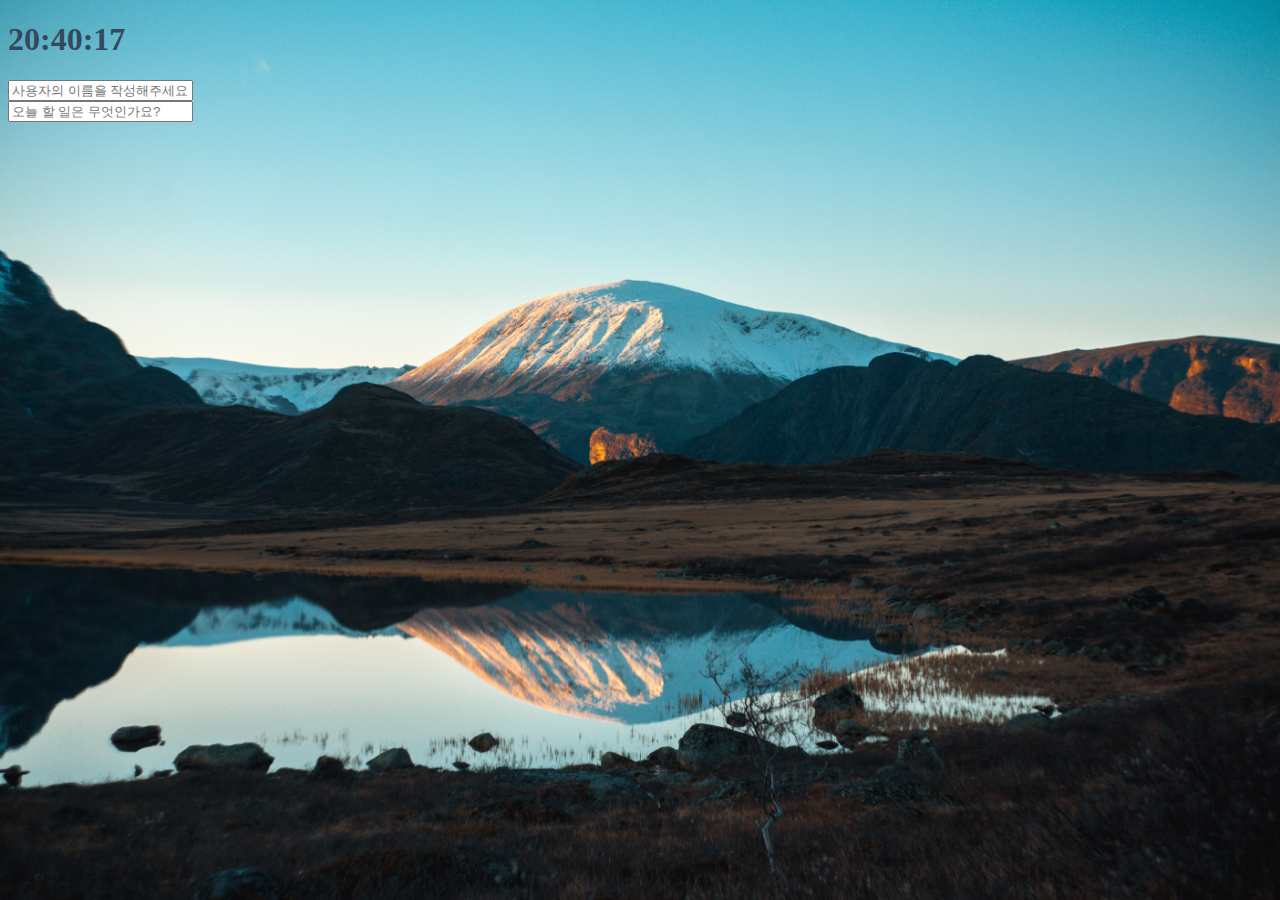
<file: js_to_do_lsit/index.html>
<!DOCTYPE html>
<html>

<head>
    <title>오늘 할 일</title>
    <meta charset="utf-8" />
    <link rel="stylesheet" href="index.css" />
</head>

<body>
    <div class="js-clock">
        <h1>00:00</h1>
    </div>
    <form class="js-form form">
        <input type="text" placeholder="사용자의 이름을 작성해주세요." />
    </form>
    <h4 class="js-greetings greetings"></h4>
    <form class="js-toDoForm">
        <input type="text" placeholder="오늘 할 일은 무엇인가요?" />
    </form>
    <ul class="js-toDoList">
    </ul>
    <script src="clock.js"></script>
    <script src="gretting.js"></script>
    <script src="todo.js"></script>
    <script src="bg.js"></script>
</body>

</html>
</file>
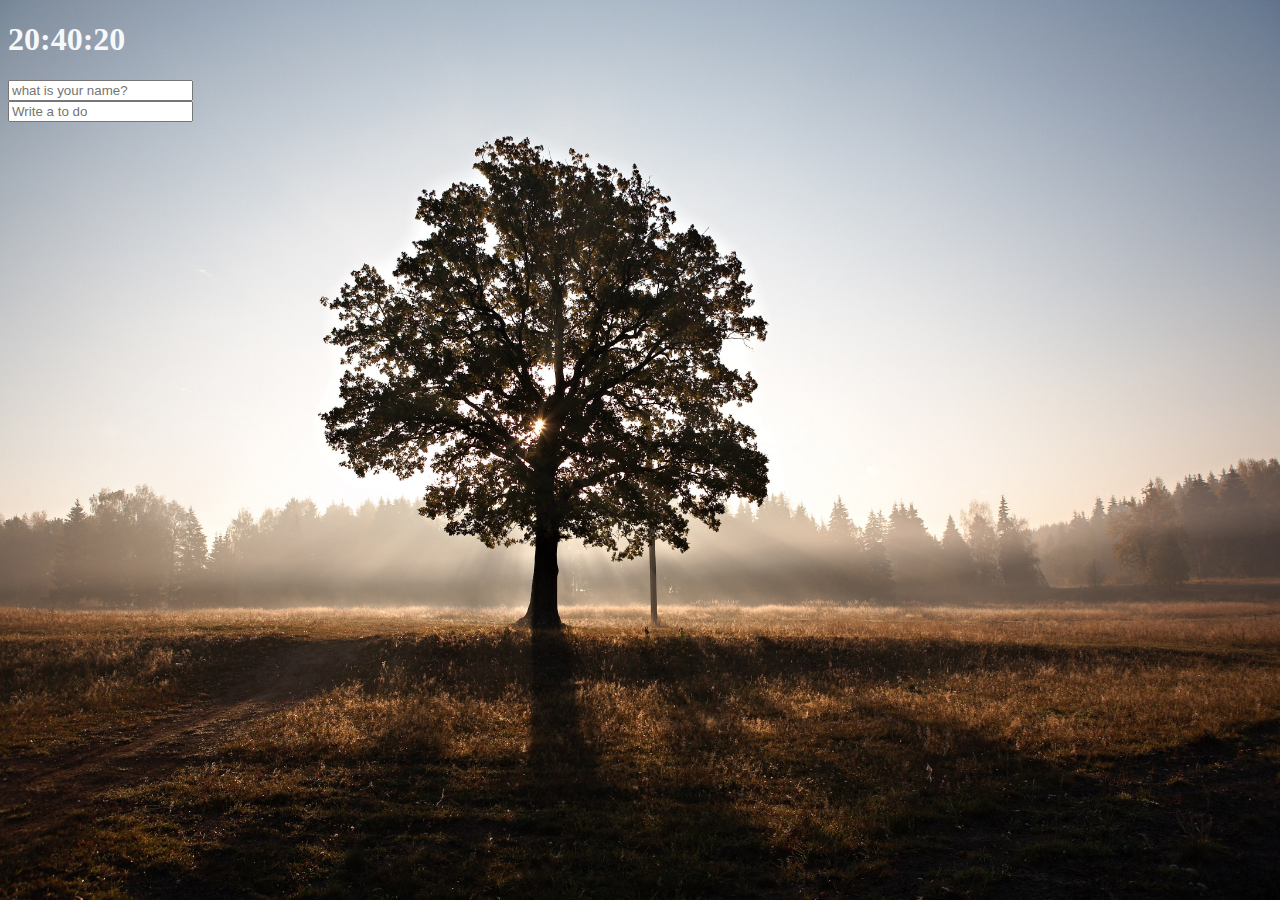
<file: js_to_do_lsit_nomadcoders/js_to_do_lsit_nomadcoders/index.html>
<!DOCTYPE html>
<html>
  <head>
    <meta charset="utf-8">
    <title>Something</title>
    <link rel="stylesheet" href="index.css"/>
  </head>
  
  <body>
    <div class="js-clock">
      <h1>00:00</h1> 
    </div>
    <form class="js-form form">
      <input type="text" placeholder="what is your name?" />
    </form>
    <h4 class="js-greetings greetings"></h4>
    <form class="js-toDoForm">
      <input type="text" placeholder="Write a to do"/>
    </form>
    <ul class="js-toDoList">
    </ul>
    <span class="js-weather"></span>
    <script src="clock.js"></script>
    <script src="greeting.js"></script>
    <script src="todo.js"></script>
    <script src="bg.js"></script>
    <script src="weather.js"></script>
  </body>
</html>
</file>
<file: js_to_do_lsit/index.css>
body {
  background-color: #2c3e50;
}

.btn {
  cursor: pointer;
}
body {
  color: #34495e;
}

.clicked {
  color: #7f8c8d;
}

.form,
.greetings {
  display: none;
}

.showing {
  display: block;
}

@keyframes fadeIn {
  from {
    opacity: 0;
  }
  to {
    opacity: 1;
  }
}

.bgImage {
  position: absolute;
  top: 0;
  left: 0;
  width: 100%;
  height: 100%;
  z-index: -1;
  animation: fadeIn 0.5s linear;
}
</file>
<file: js_to_do_lsit_nomadcoders/js_to_do_lsit_nomadcoders/index.css>
body {
  background-color: #2c3e50;
}
.btn {
  cursor: pointer;
}

body {
  color: #f6f8fa;
}

.clicked {
  color: #7f8c8d;
}
.form,
.greetings {
  display: none;
}
.showing {
  display: block;
}
@keyframes fadeIn {
  from {
    opacity: 0;
  }
  to {
    opacity: 1;
  }
}

.bgImage {
  position: absolute;
  top: 0;
  left: 0;
  width: 100%;
  height: 100%;
  z-index: -1;
  animation: fadeIn 0.5s linear;
}
</file>
